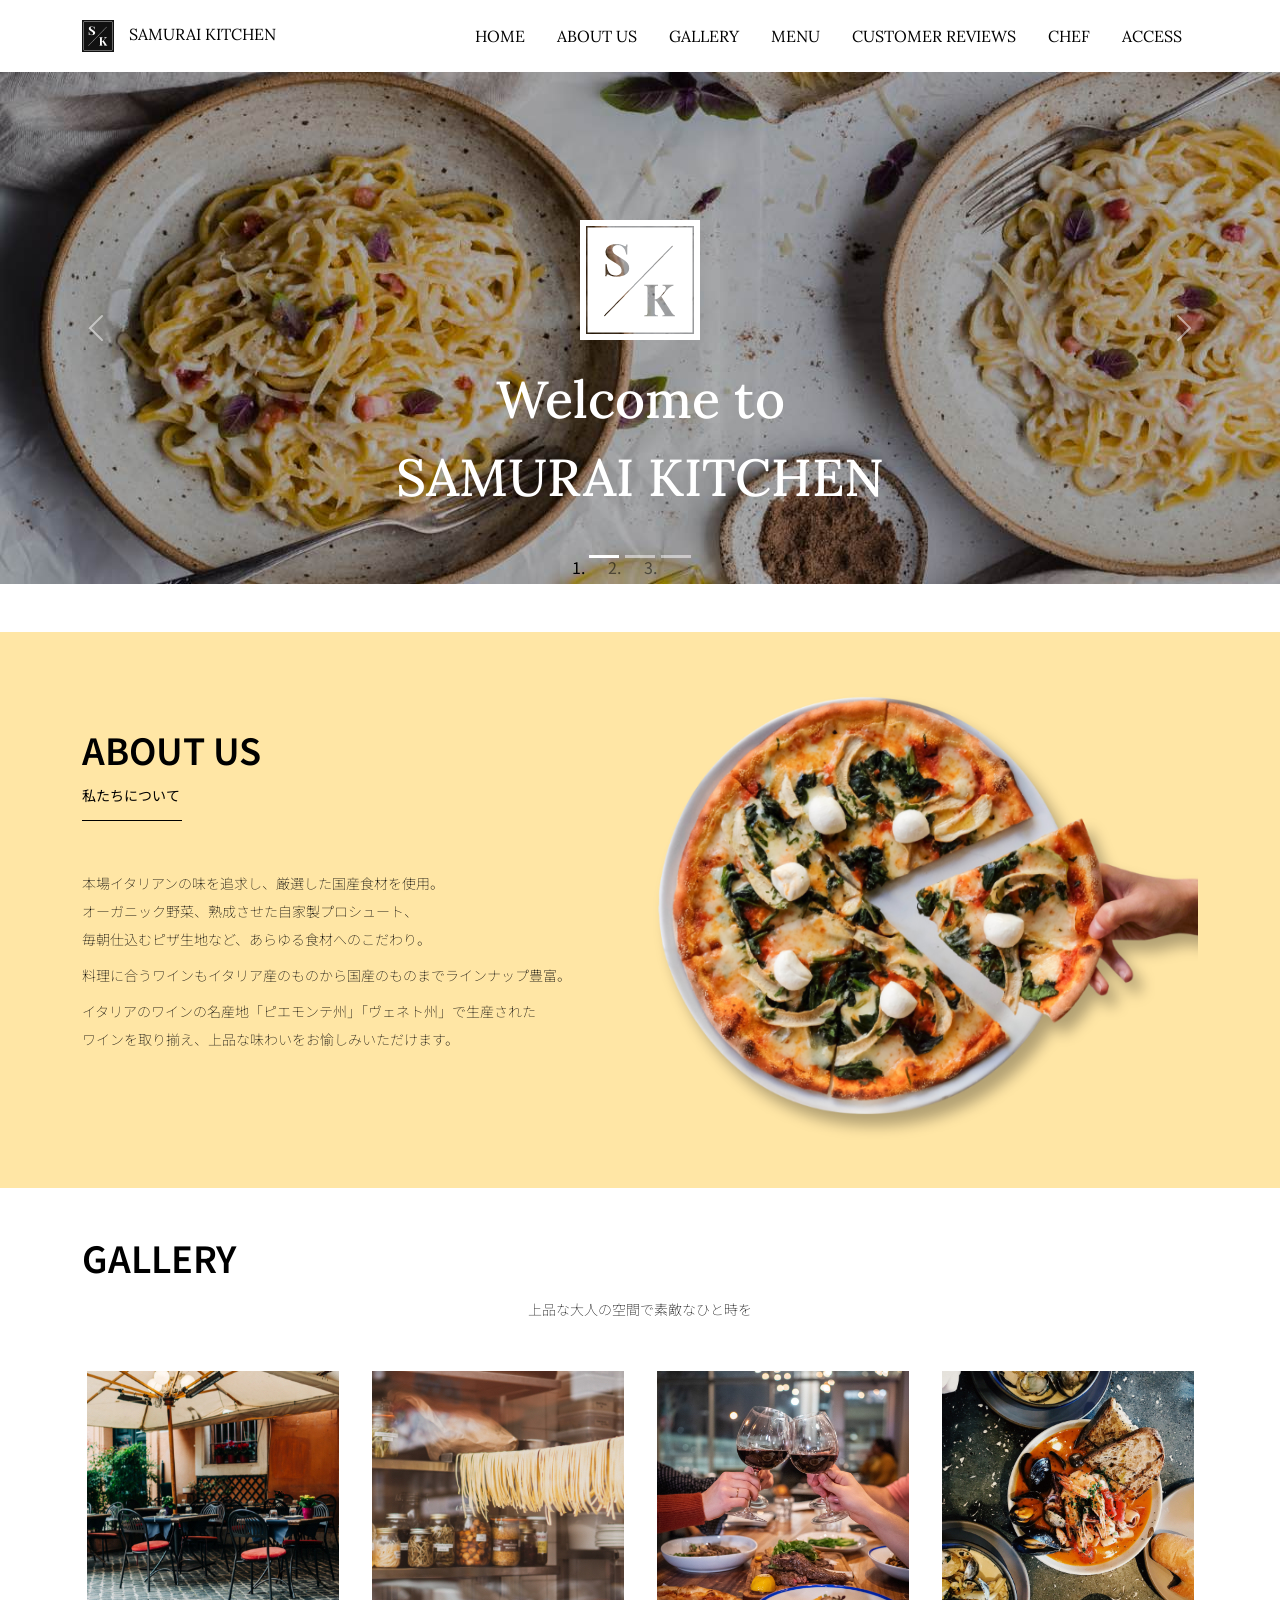
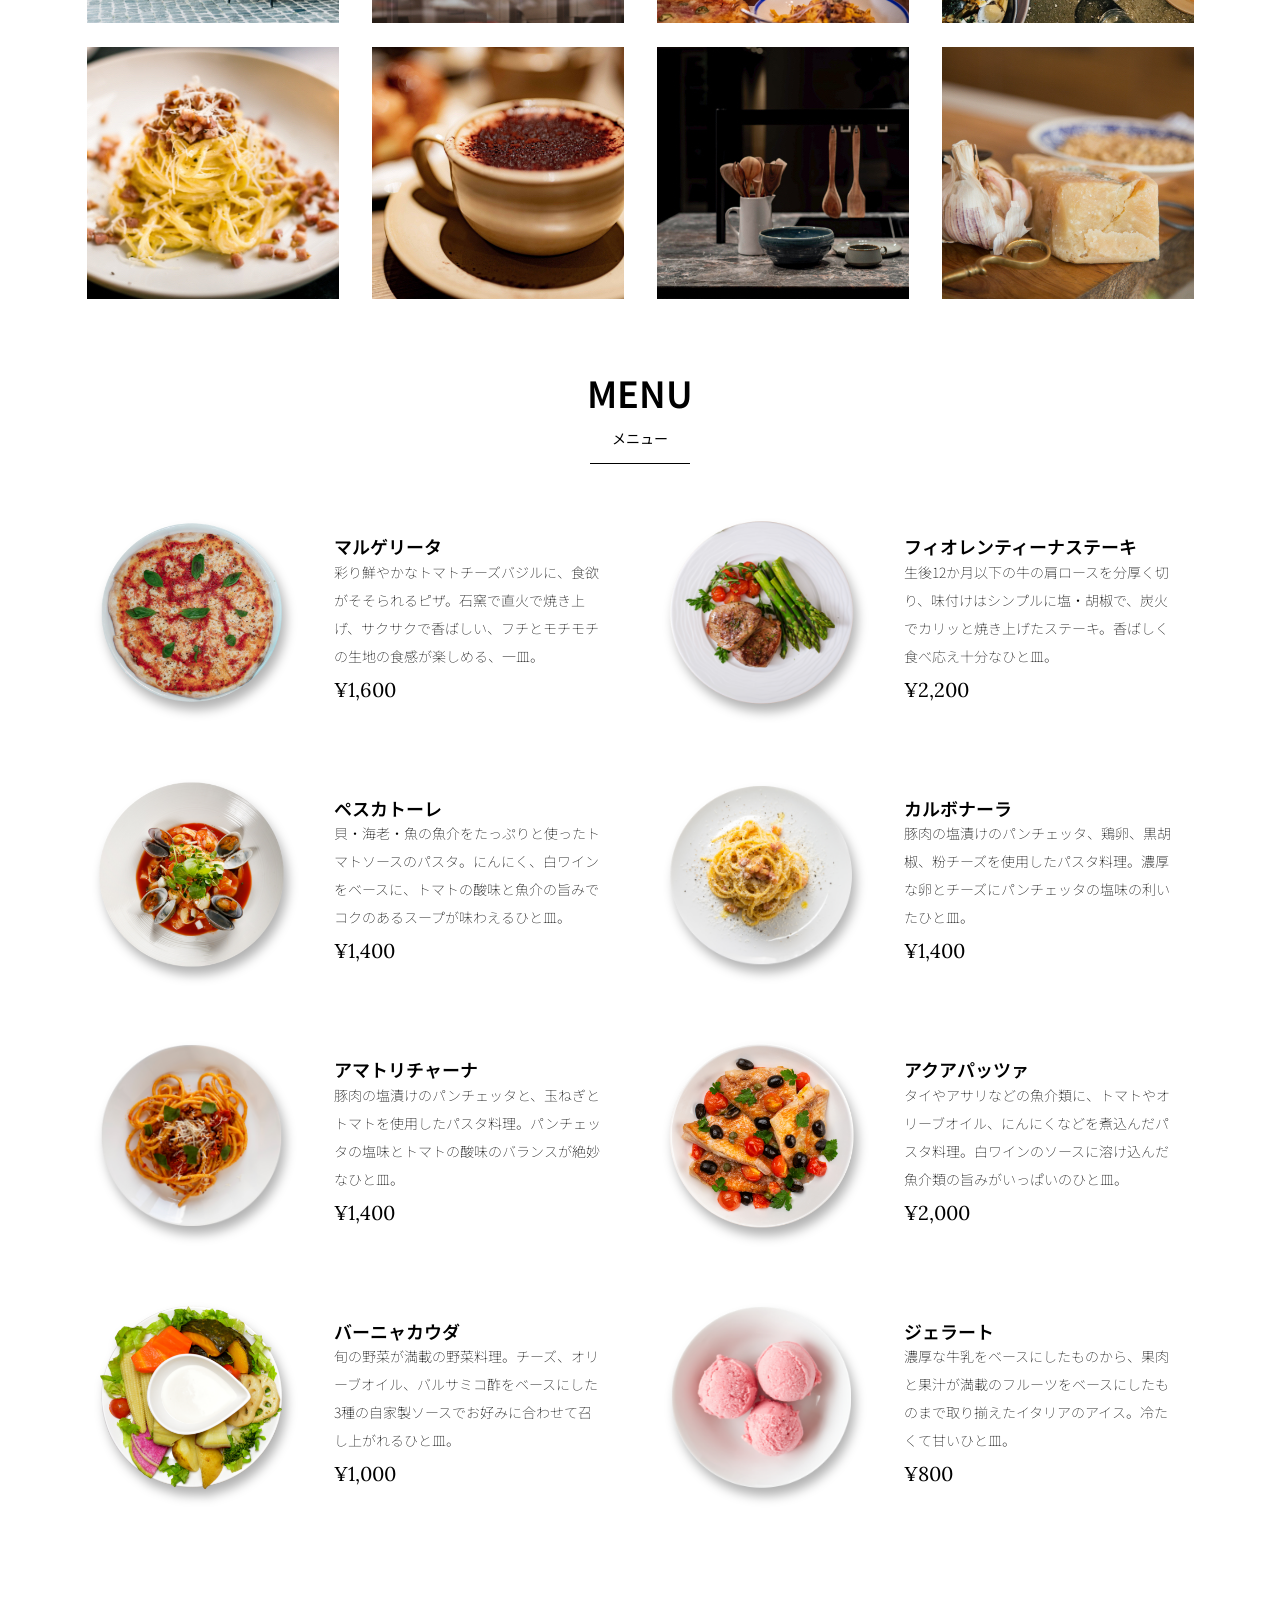
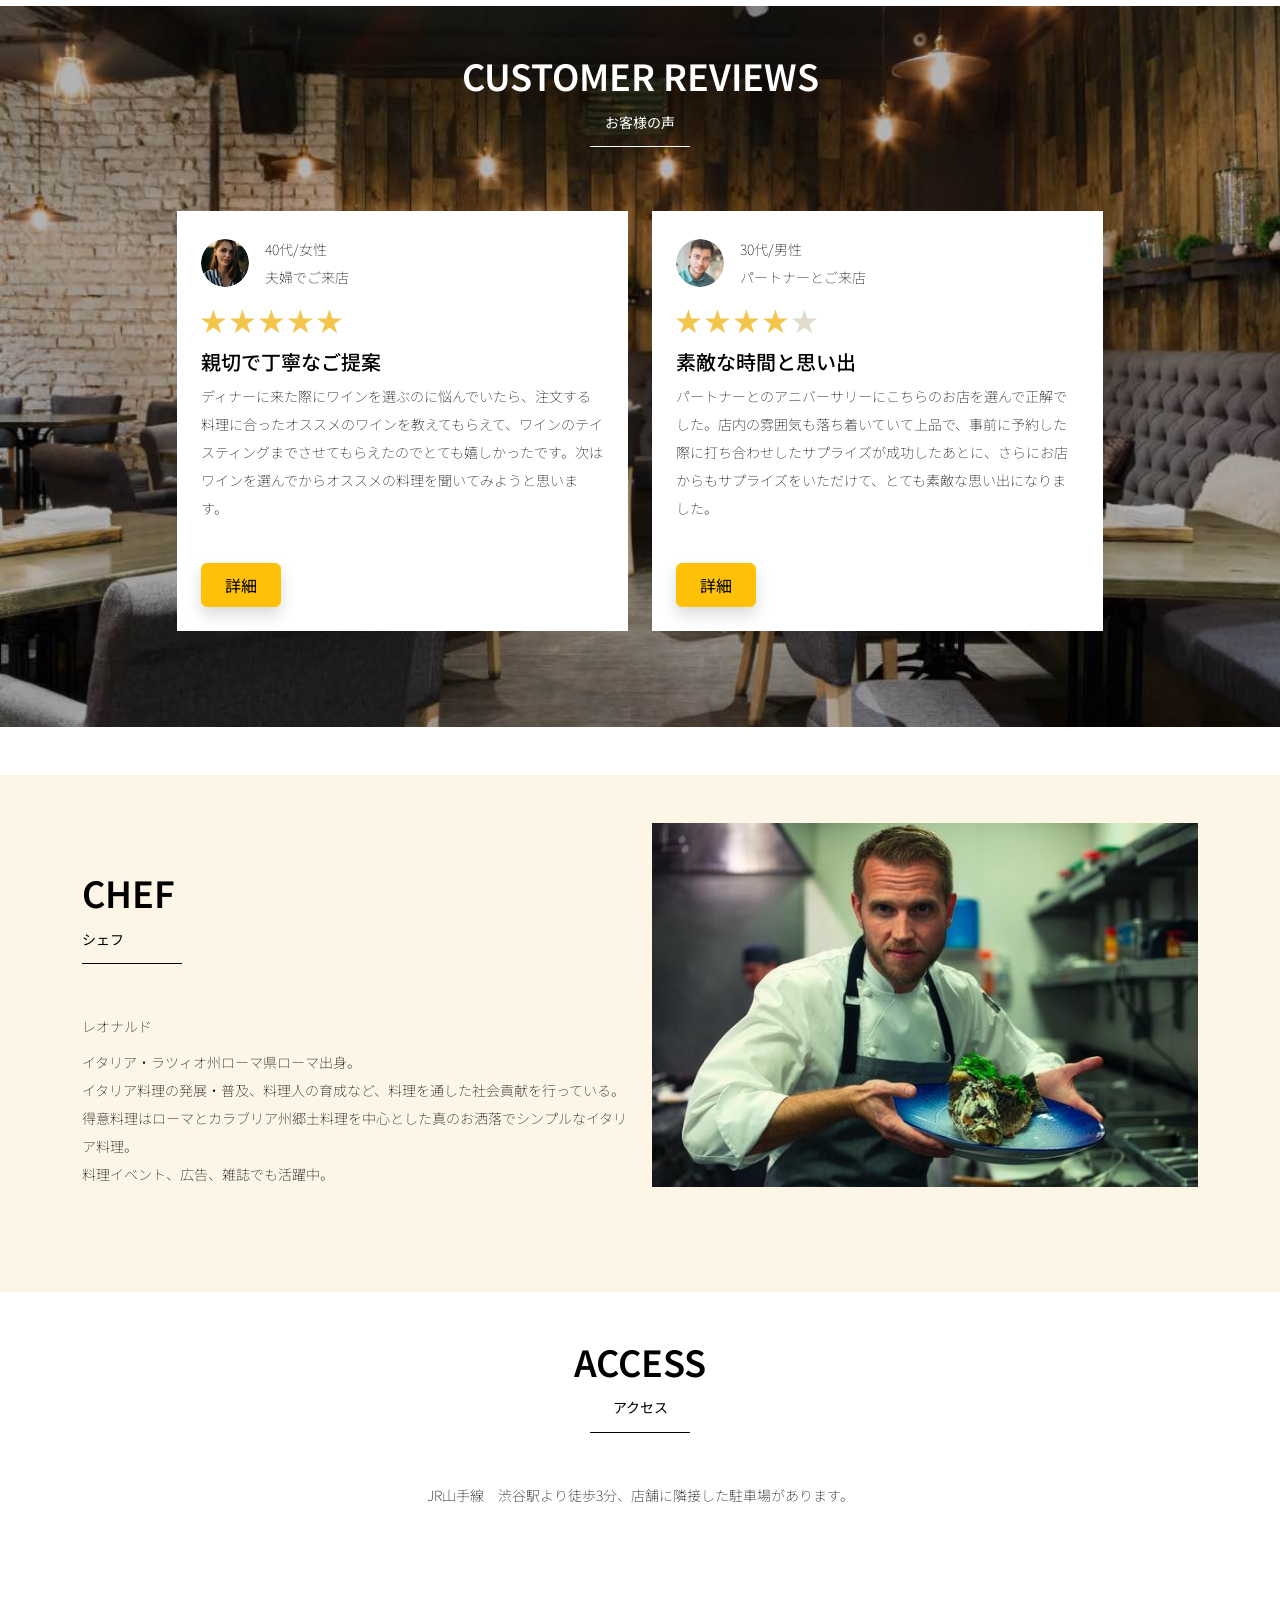
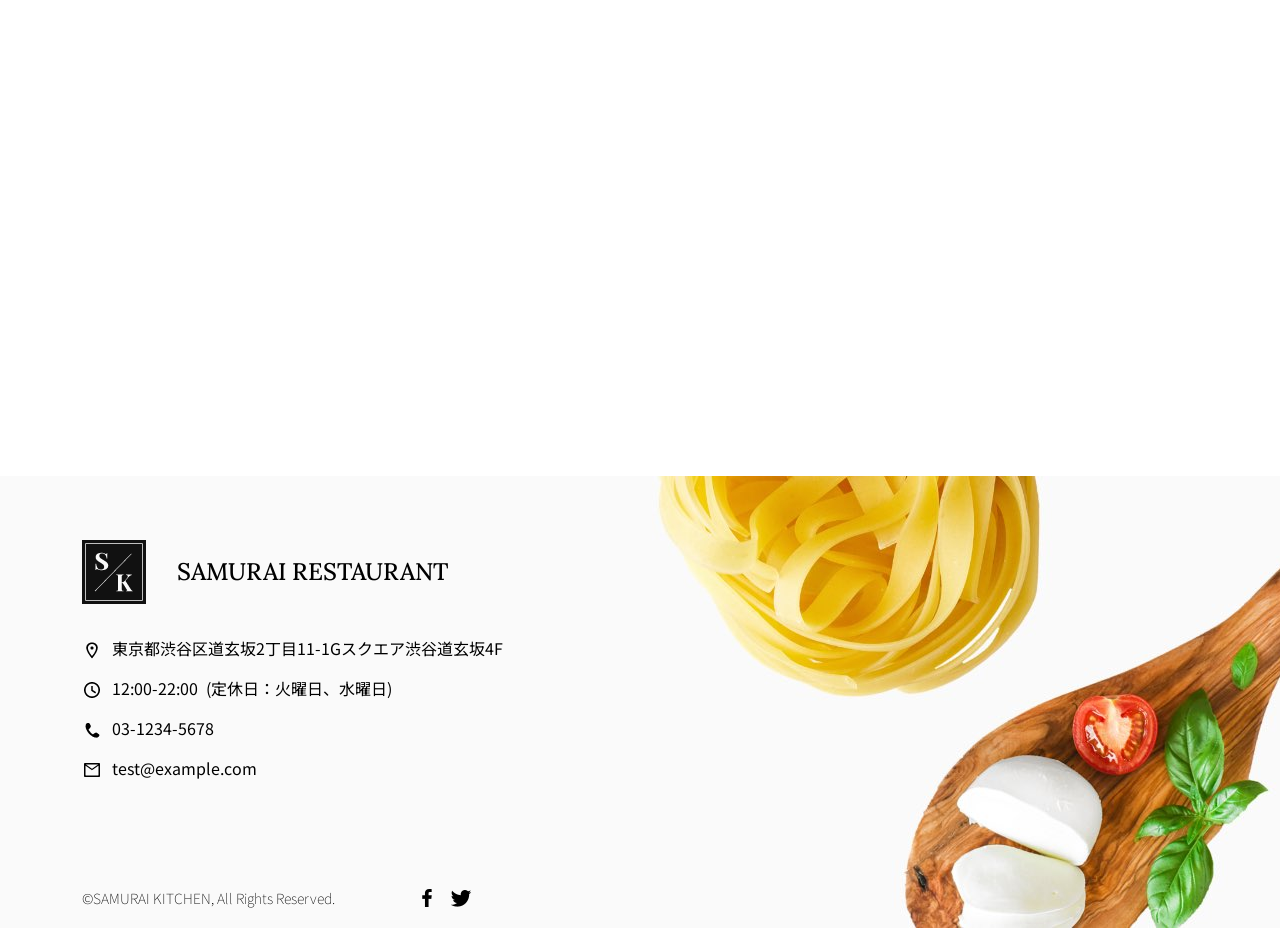
<file: kadai_015/index.html>
<!doctype html>
<html lang="ja">

<head>
  <meta charset="utf-8">
  <meta name="viewport" content="width=device-width, initial-scale=1">
  <meta name="description" content="">
  <meta name="author" content="SAMURAI ENGINEER">
  <title>SAMURAI XD_HTML教材</title>
  <!-- ************************************************ bootstrap.min.cssの読み込み -->
  <link href="https://cdn.jsdelivr.net/npm/bootstrap@5.0.0-beta1/dist/css/bootstrap.min.css" rel="stylesheet"
    integrity="sha384-giJF6kkoqNQ00vy+HMDP7azOuL0xtbfIcaT9wjKHr8RbDVddVHyTfAAsrekwKmP1" crossorigin="anonymous">
  <!-- ************************************************ bootstrap.bundle.min.jsの読み込み -->
  <script src="https://cdn.jsdelivr.net/npm/bootstrap@5.0.0-beta1/dist/js/bootstrap.bundle.min.js"
    integrity="sha384-ygbV9kiqUc6oa4msXn9868pTtWMgiQaeYH7/t7LECLbyPA2x65Kgf80OJFdroafW" crossorigin="anonymous" defer>
  </script>

  <!-- ************************************************ Google Font読み込み -->
  <link rel="preconnect" href="https://fonts.gstatic.com">
  <link href="https://fonts.googleapis.com/css2?family=Lora&display=swap" rel="stylesheet">
  <link href="https://fonts.googleapis.com/css2?family=Noto+Sans+JP:wght@300&display=swap" rel="stylesheet">
  <!-- ************************************************ Font Awesome -->
  <link rel="stylesheet" href="https://use.fontawesome.com/releases/v5.1.0/css/all.css"
    integrity="sha384-lKuwvrZot6UHsBSfcMvOkWwlCMgc0TaWr+30HWe3a4ltaBwTZhyTEggF5tJv8tbt" crossorigin="anonymous">
  <!-- ************************************************今回作成する styles.cssの読み込み -->
  <link href="stylesheet/style.css" rel="stylesheet">
  <!-- ************************************************  -->
</head>

<body>
  <main>
        <!-- ナビゲーションバー開始 -->
   <nav class="navbar navbar-expand-lg">
     <div class="container">
       <a class="navbar-brand my_navbar_brand">
         <img class="img-fluid navbar_brand_logo" src="img/site_logo.png" alt="サイトアイコン"><span>SAMURAI KITCHEN</span>
       </a>
       <div class="navbar-toggler hamburger_menu" data-bs-toggle="collapse" data-bs-target="#navbarNav"
         　aria-controls="navbarNav" aria-expanded="false" aria-label="Toggle navigation">
         <input type="checkbox" id="hamburger_btn_check">
         <label for="hamburger_btn_check" class="hamburger_btn">
           <img class="btn_open" src="img/button_open.png" alt="ナビゲーションバーのボタン">
           <img class="btn_close" src="img/button_close.png" alt="ナビゲーションバーのボタン">
         </label>
       </div>
       <div class="collapse navbar-collapse justify-content-end" id="navbarNav">
         <ul class="navbar-nav">
           <li class="nav-item px-2">
             <a class="nav-link my_nav_link my-2" aria-current="page" href="#">HOME</a>
           </li>

           <li class="nav-item px-2">
             <a class="nav-link my_nav_link my-2" href="#about">ABOUT US</a>
           </li>

           <li class="nav-item px-2">
             <a class="nav-link my_nav_link my-2" href="#gallery">GALLERY</a>
           </li>

           <li class="nav-item px-2">
             <a class="nav-link my_nav_link my-2" href="#menu">MENU</a>
           </li>

           <li class="nav-item px-2">
             <a class="nav-link my_nav_link my-2" href="#review">CUSTOMER REVIEWS</a>
           </li>

            <li class="nav-item px-2">
             <a class="nav-link my_nav_link my-2" href="#chef">CHEF</a>
           </li>

           <li class="nav-item px-2">
             <a class="nav-link my_nav_link my-2" href="#access">ACCESS</a>
           </li>
             
         </ul>
       </div>
     </div>
   </nav>
<!-- ナビゲーションバー終了 -->
  <!-- カルーセル開始 -->

   <!-- カルーセル部分 -->
   <!-- idのmyCarouselはインジケーター部分のdata-bs-targetと紐付く必要がある。mb-5で下方向に余白追加。 -->
   <div id="myCarousel" class="carousel slide mb-5" data-bs-ride="carousel">

     <!-- インジケーター部分 -->
     <ol class="carousel-indicators">
       <!-- この箇所と前述のidは紐付いている。data-bs-slide-toの番号がカルーセルの順番。 -->
       <li data-bs-target="#myCarousel" data-bs-slide-to="0" class="active"></li>
       <li data-bs-target="#myCarousel" data-bs-slide-to="1"></li>
       <li data-bs-target="#myCarousel" data-bs-slide-to="2"></li>
     </ol>

 

  <!-- carousel-inner -->
  <div class="carousel-inner">
    <div class="carousel-item active">
      <img src="img/slider-1.jpg" alt="SAMURAI KITCHEN-1">
      <div class="carousel-caption">
        <h1 class="my_carousel_caption">
          Welcome to<br>
          SAMURAI KITCHEN
        </h1>
      </div>
    </div>

    <div class="carousel-item">
      <img src="img/slider-2.jpg" alt="サンプル画像">
      <div class="carousel-caption">
        <h1 class="my_carousel_caption">
          The fabulous combination of&nbsp;wine&nbsp;and&nbsp;food
        </h1>
      </div>
    </div>

    <div class="carousel-item">
      <img src="img/slider-3.jpg" alt="サンプル画像">
      <div class="carousel-caption">
        <h1 class="my_carousel_caption">
          Get the Italian taste<br>
          at the SAMURAI&nbsp;KITCHEN
        </h1>
      </div>
    </div>
  </div>

  <!-- コントロールボタン 左側 -->
  <a class="carousel-control-prev" href="#myCarousel" role="button" data-bs-slide="prev">
    <span class="carousel-control-prev-icon" aria-hidden="true"></span>
    <span class="visually-hidden">Previous</span>
  </a>

  <!-- コントロールボタン 右側 -->
  <a class="carousel-control-next" href="#myCarousel" role="button" data-bs-slide="next">
    <span class="carousel-control-next-icon" aria-hidden="true"></span>
    <span class="visually-hidden">Next</span>
  </a>
</div>
<!-- カルーセル終了 -->
 

    <!-- ************************************************ アバウトセクション開
      -->
   
    <section class="about_us_bg" id="about">
      
<!--コンテンツの中央揃え。上下方向にパディング（サイズ5）。下方向にマージン（サイズ5）。 -->
     <div class="container py-5 mb-5">

       <!-- rowクラス（行） -->
       <div class="row">

         <!-- 左側カラム（6/12分割） -->
         <div class="col-lg-6 text-left">

           <!-- 上下方向にパディング（サイズ5） -->
           <div class="py-5">

             <!-- 下方向にマージン（サイズ5） -->
             <h2 class="section_title about mb-5">
               ABOUT US
             </h2>
             <!-- 下方向にマージン（サイズ2） -->
             <p class="mb-2">
               本場イタリアンの味を追求し、厳選した国産食材を使用。<br>
               オーガニック野菜、熟成させた自家製プロシュート、<br>
               毎朝仕込むピザ生地など、あらゆる食材へのこだわり。<br>
             </p>

             <!-- 下方向にマージン（サイズ2） -->
             <p class="mb-2">
               料理に合うワインもイタリア産のものから国産のものまでラインナップ豊富。<br>
             </p>

             <!-- 下方向にマージン（サイズ2） -->
             <p class="mb-2">
               イタリアのワインの名産地「ピエモンテ州」「ヴェネト州」で生産された<br>
               ワインを取り揃え、上品な味わいをお愉しみいただけます。<br>
             </p>
           </div>
         </div>

         <!-- 右側カラム（6/12分割） -->
         <div class="col-lg-6">

           <!-- 画像を配置 -->
           <img src="img/img-about-us.png" class="img-fluid" alt="pizza">
         </div>
       </div>
     </div>

    </section>
    <!-- ************************************************ アバウトセクション終了 -->

    <!-- ************************************************ ギャラリーセクション開始 -->
    <section id="gallery">
<div class="container mb-5">
       <h2 class="mb-3 section_title">GALLERY</h2>
       <p class="text-center mb-5">
         上品な大人の空間で素敵なひと時を
       </p>

       <div class="row">
         <div class="col-6 col-lg-3 mb-4 d-flex justify-content-center">
           <img class="img-fluid" src="img/gallery-1.jpg" alt="サンプル画像">
         </div>

         <div class="col-6 col-lg-3 mb-4 d-flex justify-content-center">
           <img class="img-fluid" src="img/gallery-2.jpg" alt="サンプル画像">
         </div>

         <div class="col-6 col-lg-3 mb-4 d-flex justify-content-center">
           <img class="img-fluid" src="img/gallery-3.jpg" alt="サンプル画像">
         </div>

        <div class="col-6 col-lg-3 mb-4 d-flex justify-content-center">
           <img class="img-fluid" src="img/gallery-4.jpg" alt="サンプル画像">
         </div>

         <div class="col-6 col-lg-3 mb-4 d-flex justify-content-center">
           <img class="img-fluid" src="img/gallery-5.jpg" alt="サンプル画像">
         </div>

         <div class="col-6 col-lg-3 mb-4 d-flex justify-content-center">
           <img class="img-fluid" src="img/gallery-6.jpg" alt="サンプル画像">
         </div>

         <div class="col-6 col-lg-3 mb-4 d-flex justify-content-center">
           <img class="img-fluid" src="img/gallery-7.jpg" alt="サンプル画像">
         </div>

         <div class="col-6 col-lg-3 mb-4 d-flex justify-content-center">
           <img class="img-fluid" src="img/gallery-8.jpg" alt="サンプル画像">
         </div>

       </div>
     </div>
    </section>
    <!-- ************************************************ ギャラリーセクション終了 -->
 
    <!-- ************************************************ メニューセクション -->
    <section id="menu">


      <!-- メニューセクション -->
    <section id="menu">
      <div class="container">
        <div class="row">
          <div class="col-lg-12">
            <h2 class="section_title menu text-center mb-5">MENU</h2>
          </div>
        </div>
      </div>

      <div class="container mb-5">
        <div class="row">
          <div class="col-12 col-lg-6">
            <div class="row g-0 mb-4">
              <div class="col-12 col-lg-5 text-center">
                <img src="img/margherita.png" class="img-fluid" alt="マルゲリータ">
              </div>
              <div class="col-12 col-lg-7 p-4">
              <h4 class="mb-0 menu_title">マルゲリータ</h4>
                <p class="my-auto">彩り鮮やかなトマトチーズバジルに、食欲がそそられるピザ。石窯で直火で焼き上げ、サクサクで香ばしい、フチとモチモチの生地の食感が楽しめる、一皿。</p>
                <p class="menu_price">¥1,600</p>
              </div>
            </div>
          </div>

          <div class="col-12 col-lg-6">
            <div class="row g-0 mb-4">
              <div class="col-12 col-lg-5 text-center">
              <img src="img/steak.png" class="img-fluid" alt="フィオレンティーナステーキ">
              </div>
              <div class="col-12 col-lg-7 p-4">
                <h4 class="mb-0 menu_title">フィオレンティーナステーキ</h4>
                <p class="my-auto">生後12か月以下の牛の肩ロースを分厚く切り、味付けはシンプルに塩・胡椒で、炭火でカリッと焼き上げたステーキ。香ばしく食べ応え十分なひと皿。</p>
                <p class="menu_price">¥2,200</p>
              </div>
            </div>
          </div>

          <div class="col-12 col-lg-6">
            <div class="row g-0 mb-4">
              <div class="col-12 col-lg-5 text-center">
                <img src="img/pescatore.png" class="img-fluid" alt="ペスカトーレ">
              </div>
              <div class="col-12 col-lg-7 p-4">
                <h4 class="mb-0 menu_title">ペスカトーレ</h4>
                <p class="my-auto">貝・海老・魚の魚介をたっぷりと使ったトマトソースのパスタ。にんにく、白ワインをベースに、トマトの酸味と魚介の旨みでコクのあるスープが味わえるひと皿。</p>
                <p class="menu_price">¥1,400</p>
              </div>
            </div>
          </div>

          <div class="col-12 col-lg-6">
            <div class="row g-0 mb-4">
              <div class="col-12 col-lg-5 text-center">
                <img src="img/carbonara.png" class="img-fluid" alt="カルボナーラ">
              </div>
              <div class="col-12 col-lg-7 p-4">
                <h4 class="mb-0 menu_title">カルボナーラ</h4>
                <p class="my-auto">豚肉の塩漬けのパンチェッタ、鶏卵、黒胡椒、粉チーズを使用したパスタ料理。濃厚な卵とチーズにパンチェッタの塩味の利いたひと皿。</p>
                <p class="menu_price">¥1,400</p>
              </div>
            </div>
          </div>

          <div class="col-12 col-lg-6">
            <div class="row g-0 mb-4">
              <div class="col-12 col-lg-5 text-center">
                <img src="img/amatriciana.png" class="img-fluid" alt="アマトリチャーナ">
              </div>
              <div class="col-12 col-lg-7 p-4">
                <h4 class="mb-0 menu_title">アマトリチャーナ</h4>
                <p class="my-auto">豚肉の塩漬けのパンチェッタと、玉ねぎとトマトを使用したパスタ料理。パンチェッタの塩味とトマトの酸味のバランスが絶妙なひと皿。</p>
                <p class="menu_price">¥1,400</p>
              </div>
            </div>
          </div>

          <div class="col-12 col-lg-6">
            <div class="row g-0 mb-4">
              <div class="col-12 col-lg-5 text-center">
                <img src="img/acqua-pazza.png" class="img-fluid" alt="アクアパッツァ">
              </div>
              <div class="col-12 col-lg-7 p-4">
                <h4 class="mb-0 menu_title">アクアパッツァ</h4>
                <p class="my-auto">タイやアサリなどの魚介類に、トマトやオリーブオイル、にんにくなどを煮込んだパスタ料理。白ワインのソースに溶け込んだ魚介類の旨みがいっぱいのひと皿。</p>
                <p class="menu_price">¥2,000</p>
              </div>
            </div>
          </div>

          <div class="col-12 col-lg-6">
            <div class="row g-0 mb-4">
              <div class="col-12 col-lg-5 text-center">
                <img src="img/bagna-cauda.png" class="img-fluid" alt="バーニャカウダ">
              </div>
              <div class="col-12 col-lg-7 p-4">
                <h4 class="mb-0 menu_title">バーニャカウダ</h4>
                <p class="my-auto">旬の野菜が満載の野菜料理。チーズ、オリーブオイル、バルサミコ酢をベースにした3種の自家製ソースでお好みに合わせて召し上がれるひと皿。</p>
                <p class="menu_price">¥1,000</p>
              </div>
            </div>
          </div>

          <div class="col-12 col-lg-6">
            <div class="row g-0 mb-4">
              <div class="col-12 col-lg-5 text-center">
                <img src="img/gelato.png" class="img-fluid" alt="ジェラート">
              </div>
              <div class="col-12 col-lg-7 p-4">
                <h4 class="mb-0 menu_title">ジェラート</h4>
                <p class="my-auto">濃厚な牛乳をベースにしたものから、果肉と果汁が満載のフルーツをベースにしたものまで取り揃えたイタリアのアイス。冷たくて甘いひと皿。</p>
                <p class="menu_price">¥800</p>
              </div>
            </div>
          </div>
        </div>
      </div>
 </section>
    <!-- ************************************************ メニューセクション終了 -->

    <!-- ************************************************ レビューセクション開始 -->
    <section id="review">
<section id="review">
      <div class="review_wrapper">
        <div class="container py-5 mb-5">
          <div class="text-center mb-5">
            <h2 class="section_title review text-center text-white">CUSTOMER REVIEWS</h2>
          </div>
          <div class="row pb-5 justify-content-center">
            <div class="col-12 col-lg-5 mt-3">
              <div class="bg-white h_420">
                <div class="p-4">
                  <div class="d-flex align-items-center">
                    <img src="img/customer-woman.png" class="reviewer_img" alt="サンプル画像">
                    <div>
                      <p class="my-0">40代/女性</p>
                      <p class="my-0">夫婦でご来店</p>
                    </div>
                  </div>
                  <div class="my-3">
                    <img src="img/star-point.png" class="star_img" alt="star">
                    <img src="img/star-point.png" class="star_img" alt="star">
                    <img src="img/star-point.png" class="star_img" alt="star">
                    <img src="img/star-point.png" class="star_img" alt="star">
                    <img src="img/star-point.png" class="star_img" alt="star">
                  </div>
                  <h5>親切で丁寧なご提案</h5>
                  <p>
                    ディナーに来た際にワインを選ぶのに悩んでいたら、注文する料理に合ったオススメのワインを教えてもらえて、ワインのテイスティングまでさせてもらえたのでとても嬉しかったです。次はワインを選んでからオススメの料理を聞いてみようと思います。
                  </p>
                  <button type="button" class="btn btn-warning shadow fix_bottom">詳細</button>
                </div>
              </div>
            </div>
            <div class="col-12 col-lg-5 mt-3">
              <div class="bg-white h_420">
                <div class="p-4">
                  <div class="d-flex align-items-center">
                    <img src="img/customer-man.png" class="reviewer_img" alt="サンプル画像">
                    <div>
                      <p class="my-0">30代/男性</p>
                      <p class="my-0">パートナーとご来店</p>
                    </div>
                  </div>
                  <div class="my-3">
                    <img src="img/star-point.png" class="star_img" alt="star">
                    <img src="img/star-point.png" class="star_img" alt="star">
                    <img src="img/star-point.png" class="star_img" alt="star">
                    <img src="img/star-point.png" class="star_img" alt="star">
                    <img src="img/star-no-point.png" class="star_img" alt="no-star">
                  </div>
                  <h5>素敵な時間と思い出</h5>
                  <p>
                    パートナーとのアニバーサリーにこちらのお店を選んで正解でした。店内の雰囲気も落ち着いていて上品で、事前に予約した際に打ち合わせしたサプライズが成功したあとに、さらにお店からもサプライズをいただけて、とても素敵な思い出になりました。
                  </p>
                  <button type="button" class="btn btn-warning shadow fix_bottom">詳細</button>
                </div>
              </div>
            </div>
          </div>
        </div>
      </div>
    </section>
    <!-- ************************************************ レビューセクション終了 -->
    <!--************************************************ section chef-->
  <section id="chef">
  <div class="chef_section">

    <!-- コンテンツの中央揃え。上下方向にパディング（サイズ5）。下方向にマージン（サイズ5）。 -->
    <div class="container py-5 mb-5">

      <!-- rowクラス（行） -->
      <div class="row">

        <!-- 左側カラム（6/12分割） -->
        <div class="col-lg-6 text-left">

          <!-- 上下方向にパディング（サイズ5） -->
          <div class="py-5">

            <!-- 下方向にマージン（サイズ5） -->
            <h2 class="section_title chef mb-5">
              CHEF
            </h2>

            <p class="mb-2">
              レオナルド
            </p>

            <!-- 下方向にマージン（サイズ2） -->
            <p class="mb-2">
              イタリア・ラツィオ州ローマ県ローマ出身。<br>
              イタリア料理の発展・普及、料理人の育成など、料理を通した社会貢献を行っている。<br>
              得意料理はローマとカラブリア州郷土料理を中心とした真のお洒落でシンプルなイタリア料理。<br>
              料理イベント、広告、雑誌でも活躍中。
            </p>

          </div>
        </div>

        <!-- 右側カラム（6/12分割） -->
        <div class="col-lg-6">

          <!-- 画像を配置 -->
          <img src="img/chef.jpg" class="img-fluid" alt="chef">

        </div>
      </div>
    </div>

  </div>
</section>
    <!-- ************************************************ アクセスセクション開始 -->
    <section id="access">
<div class="container">

       <div class="row">
         <div class="col-lg-12 text-center mb-5">
           <h2 class="section_title text-center access mb-5">ACCESS</h2>
           <p>JR山手線　渋谷駅より徒歩3分、店舗に隣接した駐車場があります。</p>
         </div>
       </div>
     </div>

     <div class="container mb-5 px-2">
       <!-- この部分にマップを配置 -->
      <iframe src="https://www.google.com/maps/embed?pb=!1m18!1m12!1m3!1d3241.27895154905!2d139.7494937!3d35.6701328!2m3!1f0!2f0!3f0!3m2!1i1024!2i768!4f13.1!3m3!1m2!1s0x60188b602972bb83%3A0xa6b553df33a5bd04!2zU0FNVVJBSSBFTkdJTkVFUiDkvo3jgqjjg7Pjgrjjg4vjgqI!5e0!3m2!1sja!2sjp!4v1783927412926!5m2!1sja!2sjp"
         class="w-100" style="height: 50vh;" loading="lazy"></iframe>
         
         </div>
    </section>
    <!-- ************************************************ アクセスセクション終了 -->


    <!-- ************************************************ フッター開始 -->
     <footer id="footer">
      <div class="container">
        <div class="row">
          <div class="col-12 col-lg-6 position-relative">
            <div class="row pt-5">
              <div class="col-lg-2 text-center my-3">
                <img class="img-fluid footer_brand_logo" src="img/site_logo.png" alt="サンプル画像">
              </div>
              <div class="col-lg-10 align-self-center my-3">
                <h2 class="m-0 footer_text">SAMURAI RESTAURANT</h2>
              </div>
            </div>

            <div class="restaurant_info py-3">
              <div class="d-flex mb-3">
                <img src="img/icon-Marker.png" alt="marker">
                <p class="p-0 m-0">東京都渋谷区道玄坂2丁目11-1Gスクエア渋谷道玄坂4F</p>
              </div>
              <div class="d-flex mb-3">
                <img src="img/icon-Clock.png" alt="clock">
                <p class="p-0 m-0">12:00-22:00&nbsp;&nbsp;(定休日：火曜日、水曜日)</p>
              </div>
              <div class="d-flex mb-3">
                <img src="img/icon-Phone.png" alt="phone">
                <p class="p-0 m-0">03-1234-5678</p>
              </div>
              <div class="d-flex mb-3">
                <img src="img/icon-Mail.png" alt="mail">
                <p class="p-0 m-0">test@example.com</p>
              </div>
            </div>

            <div class="copy_right align-items-center">
              <p>
                ©SAMURAI KITCHEN, All Rights Reserved.
              </p>
              <img src="img/icon-facebook.png" class="sns_img" alt="facebook">
              <img src="img/icon-twitter.png" class="sns_img" alt="twitter">
            </div>
          </div>

          <div class="col-12 col-lg-6 d-none d-lg-block">
            <img src="img/background-footer.jpg" alt="背景画像">
          </div>
        </div>
      </div>
    </footer>
    <!-- ************************************************ フッター終了 -->
  </main>
</body>

</html>
</file>
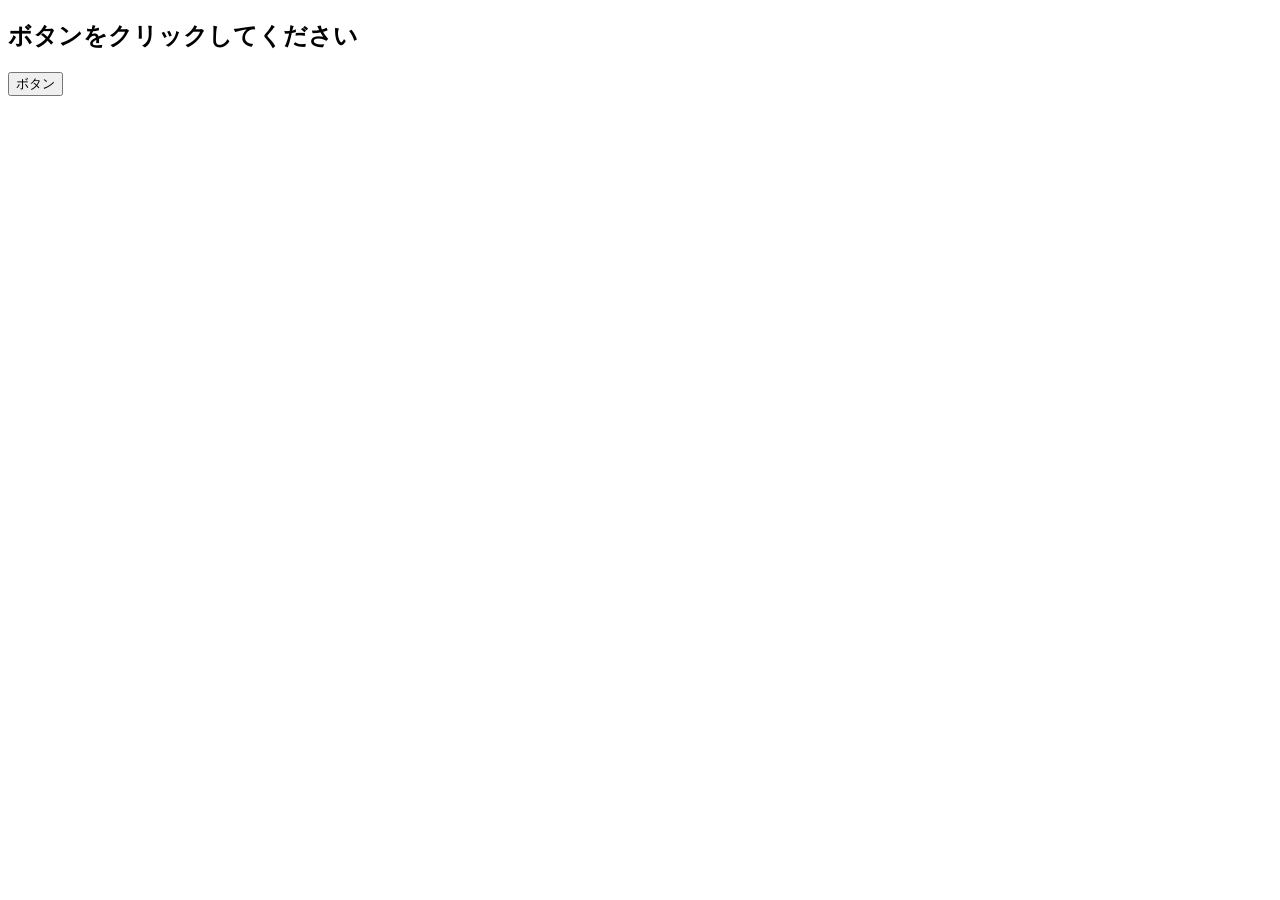
<file: kadai_020/event.html>
<!DOCTYPE html>
<html lang="ja">
<head>
  <title>JavaScriptの基礎を学ぼう_20章課題</title>                                 
  <meta charset="UTF-8">
</head>
<body>
    <h2 id="text">ボタンをクリックしてください</h2>
    <button id="btn">ボタン</button>
    <script src="event.js"></script>
</body>
</html>
</file>
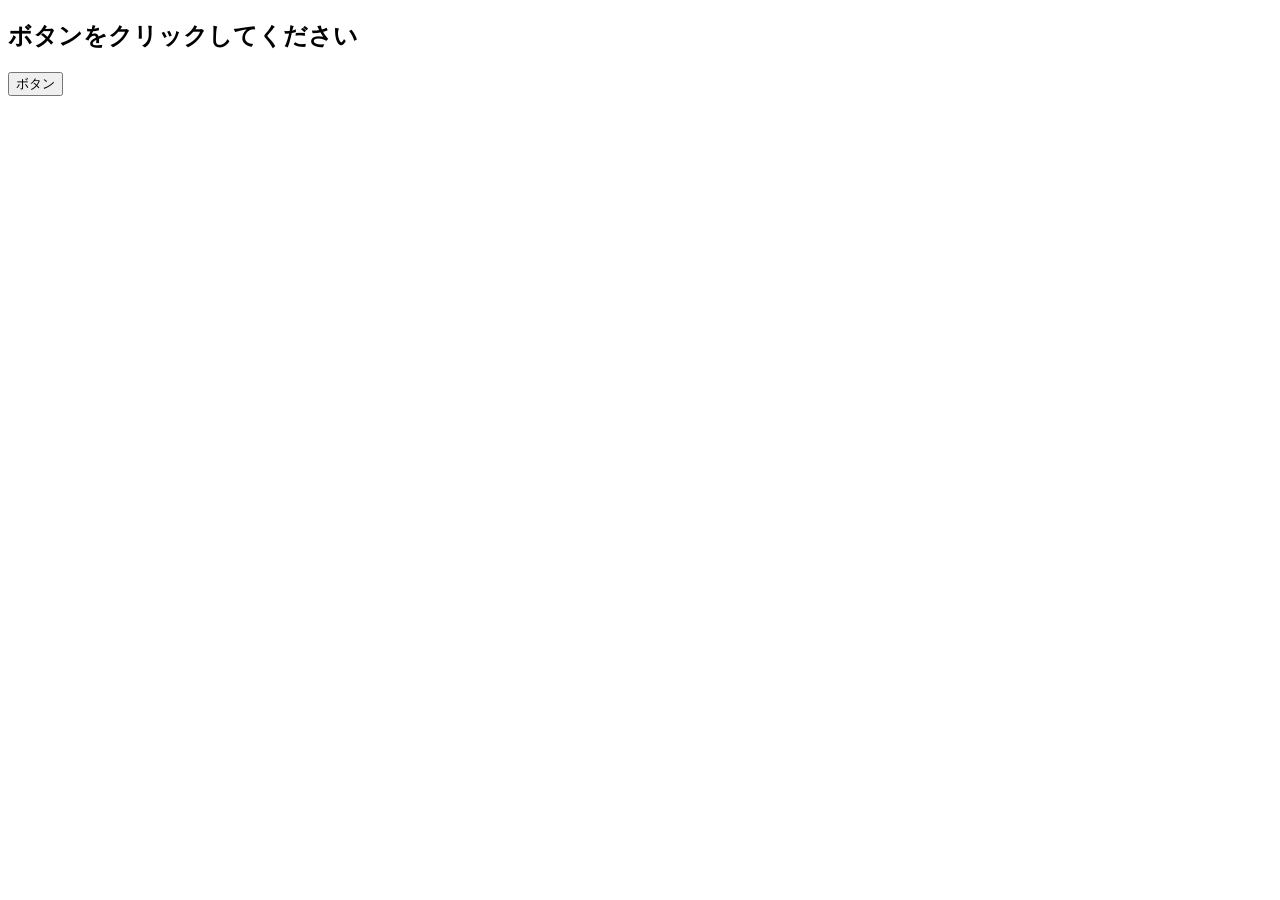
<file: kadai__021/Untitled-1.html>
<!DOCTYPE html>
<html lang="ja">
<head>
  <title>JavaScriptの基礎を学ぼう_21章課題</title>                                 
  <meta charset="UTF-8">
</head>
<body>
    <h2 id="text">ボタンをクリックしてください</h2>
    <button id="btn">ボタン</button>
    <script src="event.js"></script>
</body>
</html>
</file>
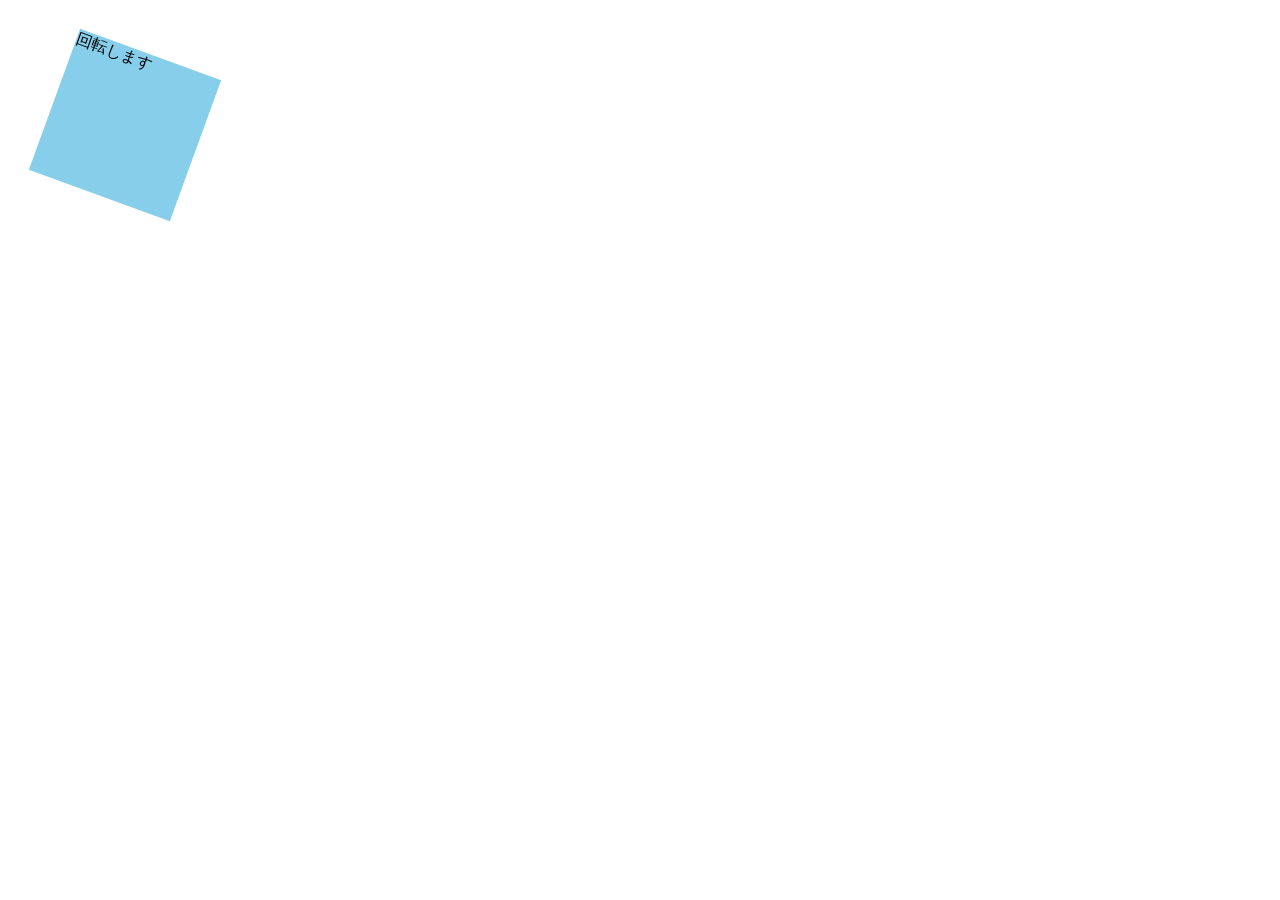
<file: kadai_mdn_css/mdn.html>
<!DOCTYPE html>
<html>
<link rel="stylesheet"  href="style.css">
<head>
    <style>
        div {
            position: absolute;
            left: 50px;
            top: 50px;
            width: 150px;
            height: 150px;
            background-color: skyblue;
        }
    </style>
</head>

<body>
    <div>
        回転します
    </div>

</body>

</html>
</file>
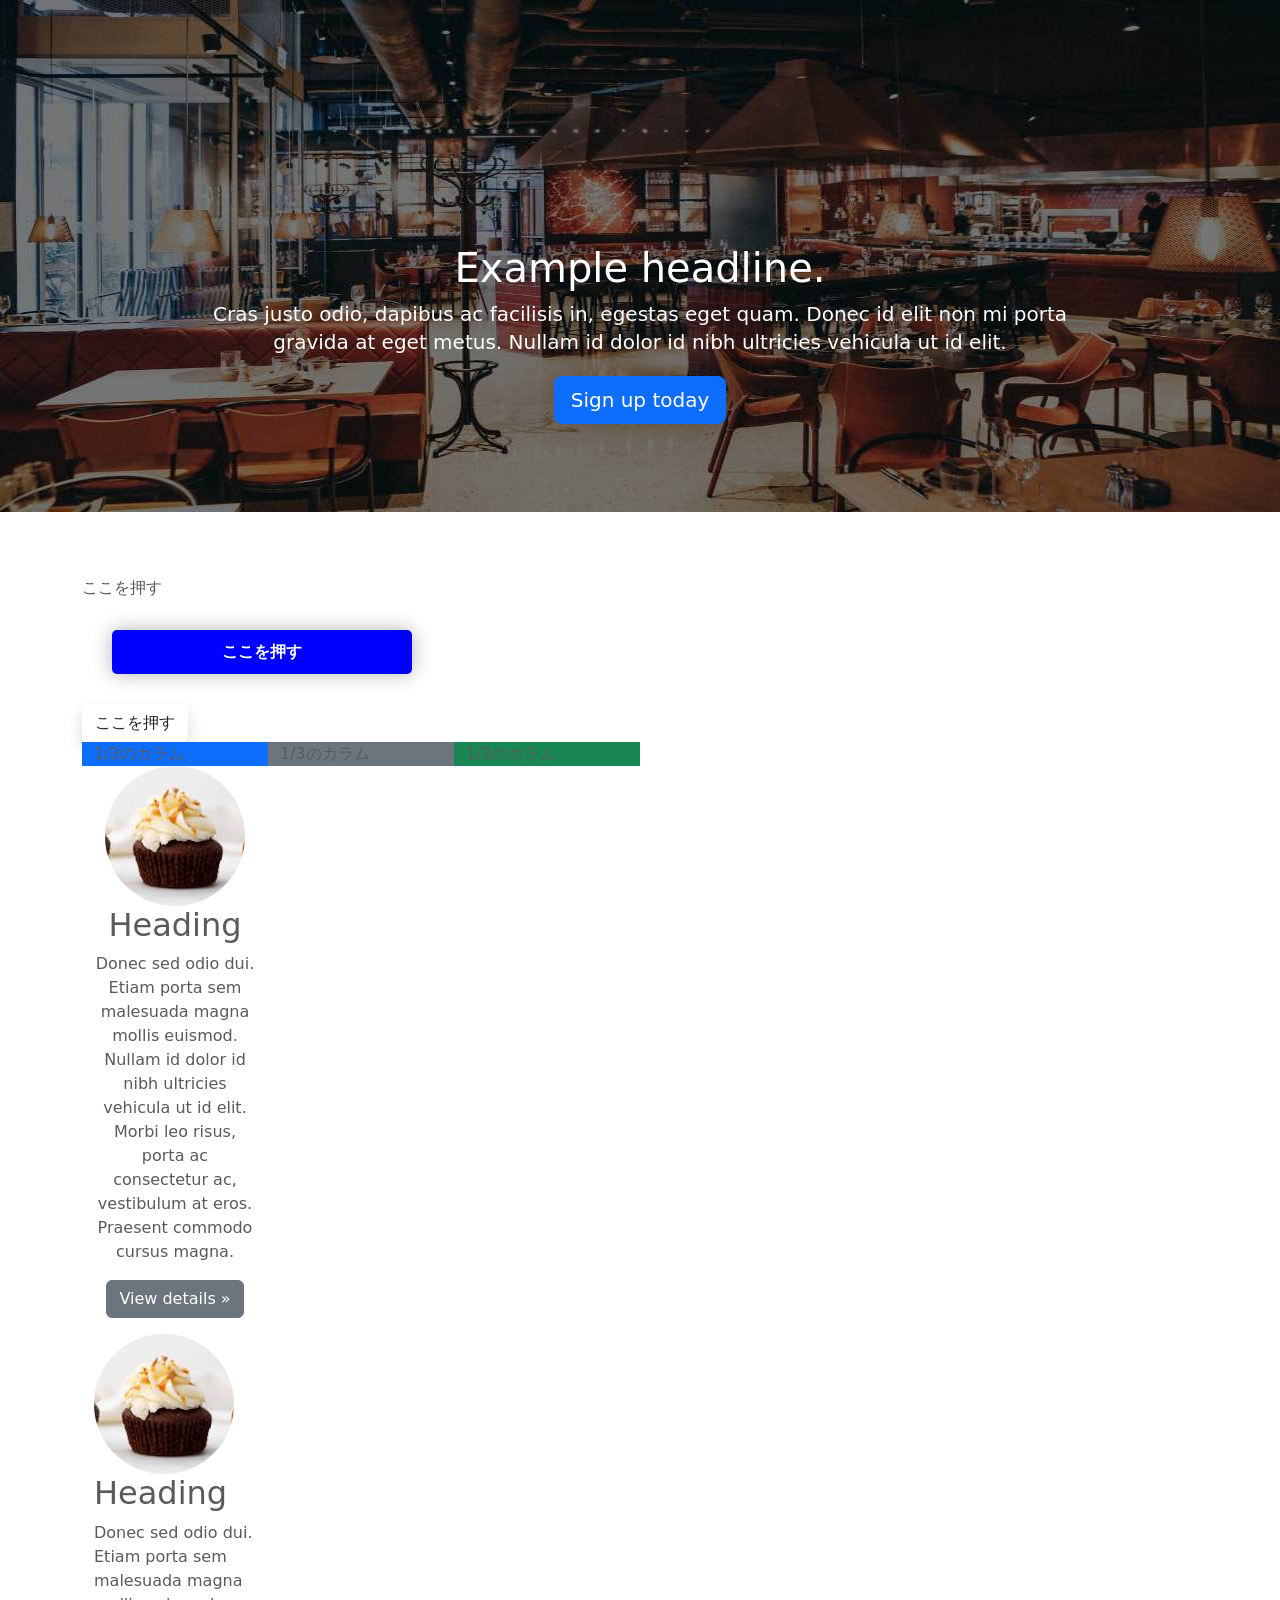
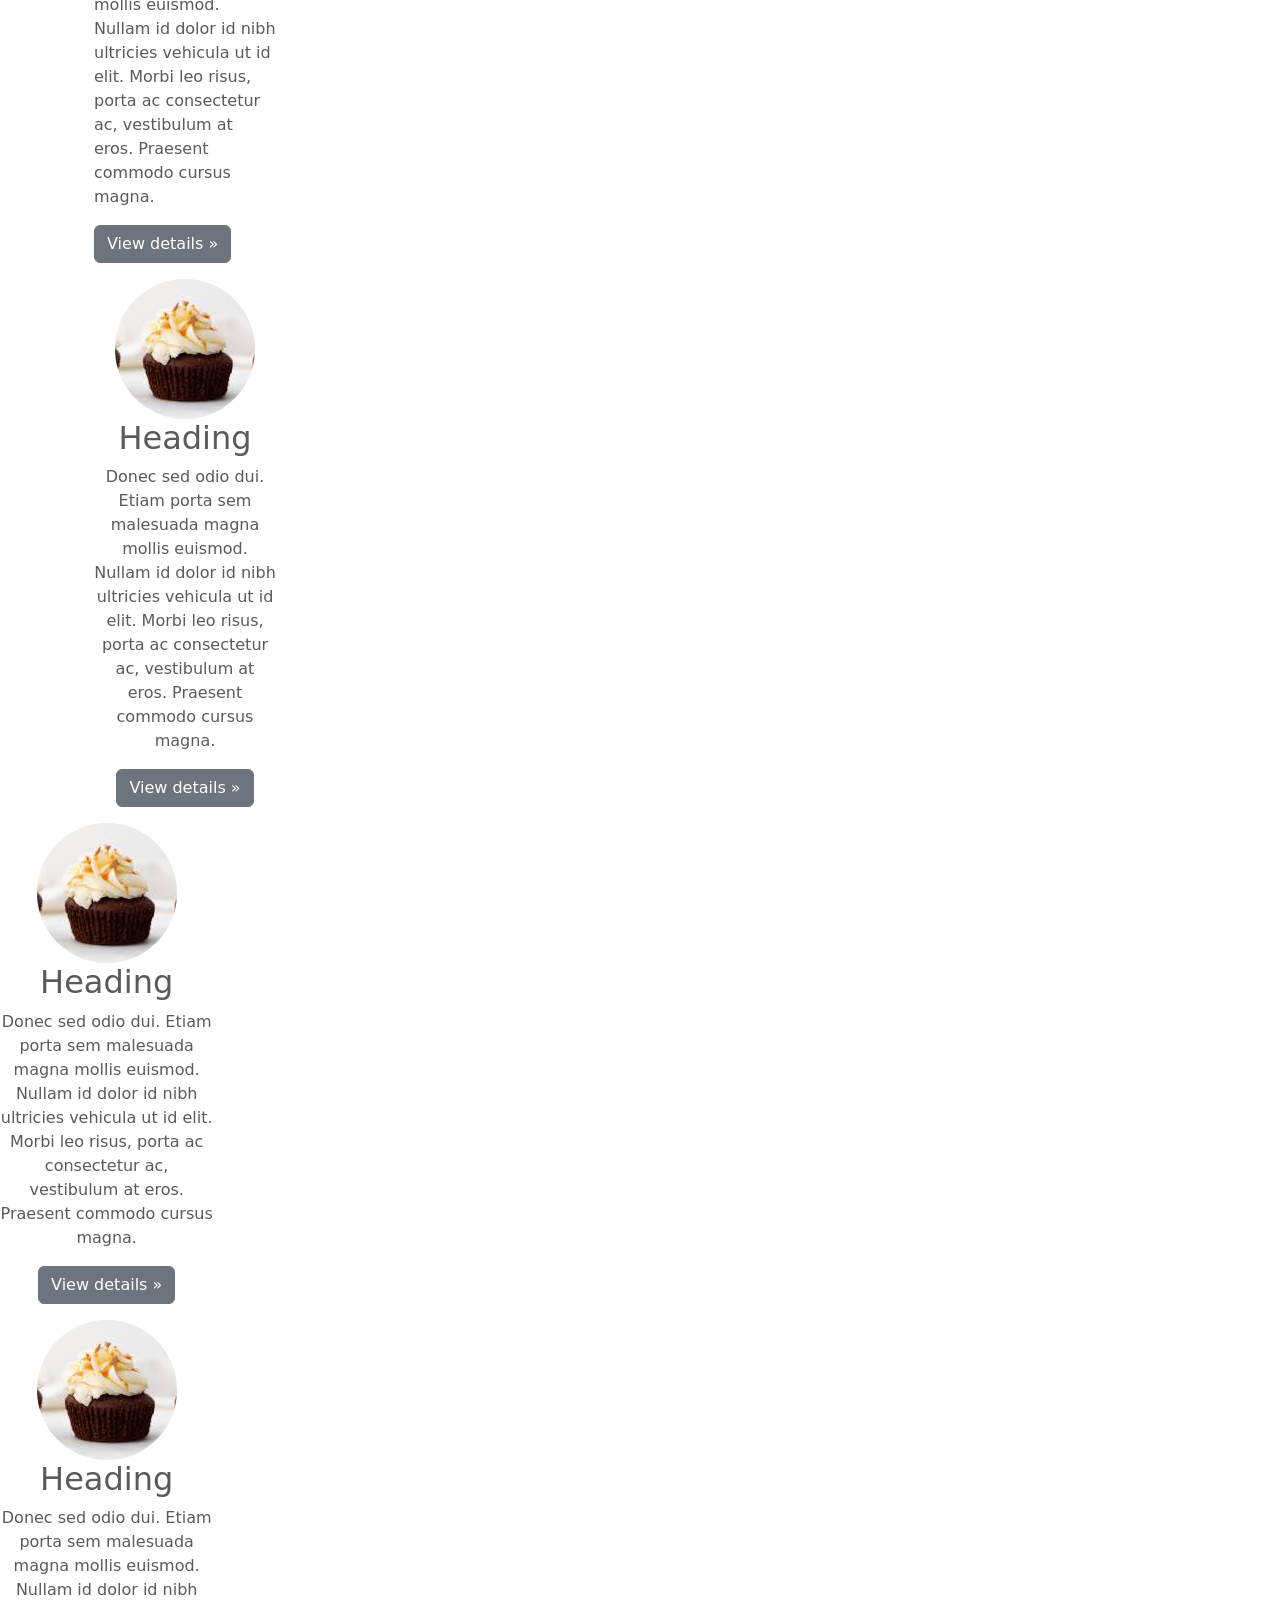
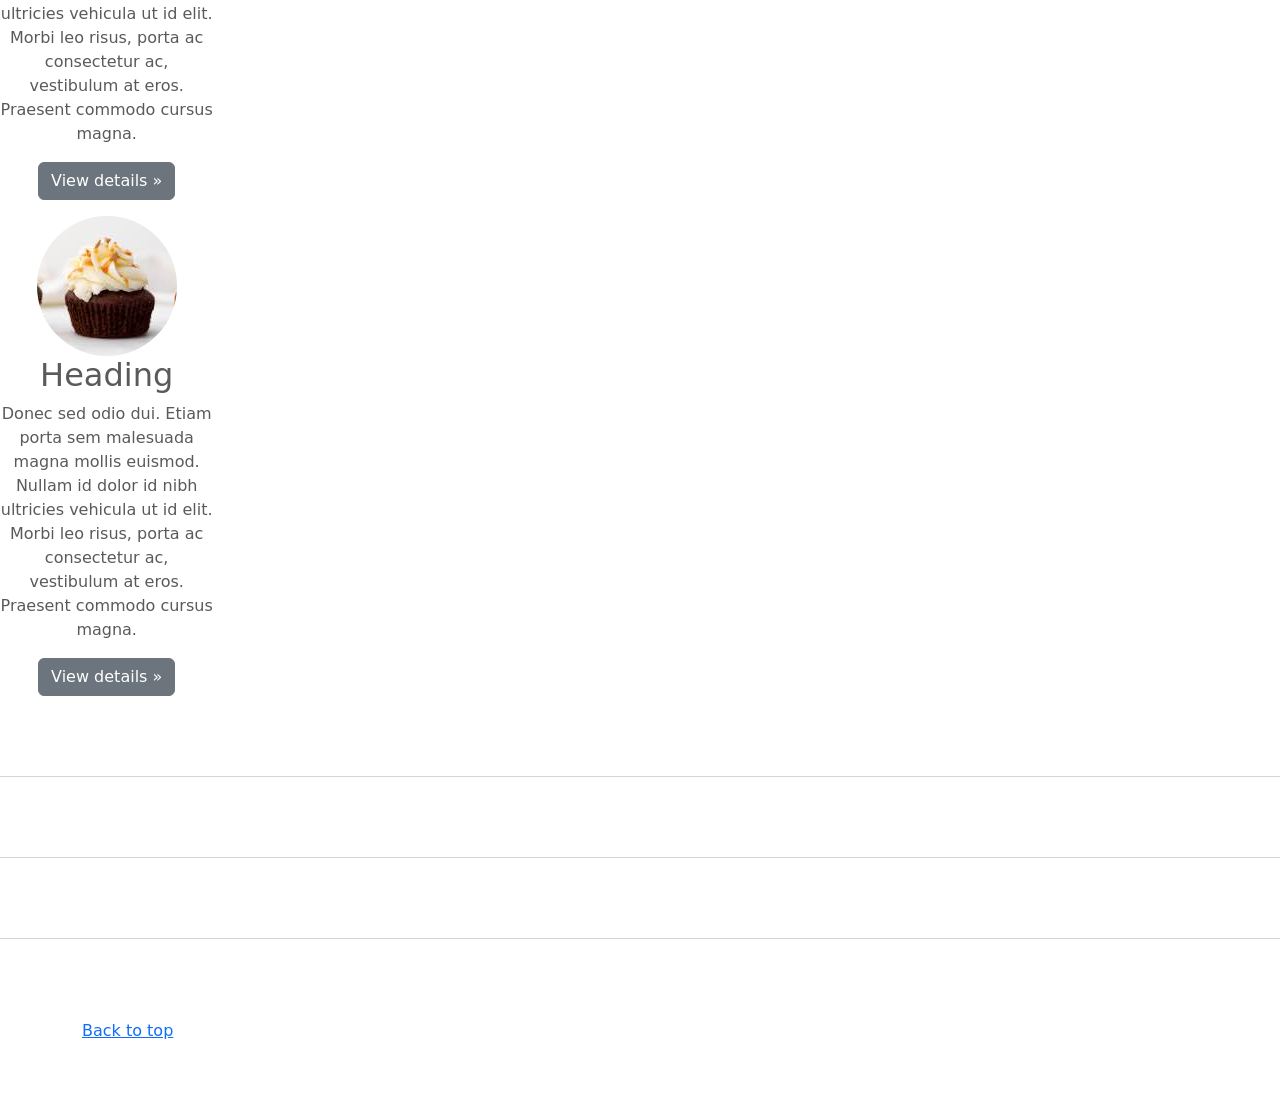
<file: code_for_boostrap_practice_culumn/code_for_bootstrap_practice/index_for_student.html>
<!doctype html>
<html lang="en">
  <head>
    <meta charset="utf-8">
    <meta name="viewport" content="width=device-width, initial-scale=1">
    <meta name="description" content="">
    <meta name="author" content="Mark Otto, Jacob Thornton, and Bootstrap contributors">
    <meta name="generator" content="Hugo 0.79.0">
    <title>Carousel Template · Bootstrap v5.0</title>
    <link rel="canonical" href="https://getbootstrap.com/docs/5.0/examples/carousel/">
    <!-- ************************************************ bootstrap.min.cssの読み込み -->
    <link href="https://cdn.jsdelivr.net/npm/bootstrap@5.0.0-beta1/dist/css/bootstrap.min.css" rel="stylesheet" integrity="sha384-giJF6kkoqNQ00vy+HMDP7azOuL0xtbfIcaT9wjKHr8RbDVddVHyTfAAsrekwKmP1" crossorigin="anonymous">
    <!-- ************************************************ carousel.cssの読み込み -->
    <link href="carousel.css" rel="stylesheet">
    <!-- ************************************************ bootstrap.bundle.min.jsの読み込み -->
    <script src="https://cdn.jsdelivr.net/npm/bootstrap@5.0.0-beta1/dist/js/bootstrap.bundle.min.js" integrity="sha384-ygbV9kiqUc6oa4msXn9868pTtWMgiQaeYH7/t7LECLbyPA2x65Kgf80OJFdroafW" crossorigin="anonymous" defer></script>
  </head>
  <body>
    <main>
      <!-- ************************************************ カールセル開始 -->
      <!-- <div id="myCarousel" class="carousel slide" data-bs-ride="carousel"> -->
      <div id="myCarousel" class="carousel slide" data-bs-ride="carousel">
        <!-- <div class="carousel-inner"> -->
        <div class="carousel-inner">
          <!-- <div class="carousel-item active"> -->
          <div class="carousel-item active">
            <img src="img/top_1.jpg" alt="サンプル画像1">
            <div class="container">
              <!-- <div class="carousel-caption"> -->
              <div class="carousel-caption">
                <h1>Example headline.</h1>
                <p>Cras justo odio, dapibus ac facilisis in, egestas eget quam. Donec id elit non mi porta gravida at eget
                  metus. Nullam id dolor id nibh ultricies vehicula ut id elit.</p>
                <!-- <p><a class="btn btn-lg btn-primary" href="#" role="button">Sign up today</a></p> -->
                <p><a class="btn btn-lg btn-primary" href="#" role="button">Sign up today</a></p>
              </div>
            </div>
          </div>
        </div>
      </div>
      <!-- *カールセル終了 -->
       <div class="container">

     <style>
        
        .button-test {
          /* パディング(余白)上下方向10px 左右方向30px */
          padding: 10px 30px;
          /* ボタンの幅 300px */
          width: 300px;
          /* 背景色 青 */
          background-color: blue;
          /* フォント色 白 */
          color: white;
          /* テキスト中央揃え */
         text-align: center;
         /* フォントを太く */
         font-weight: bold;
         /* ボタンの角を丸める */
         border-radius: 5px;
         /* 上下左右方向の余白外側30px */
         margin: 30px;
         /* ボタンの影 */
         box-shadow: 0 0 20px 0 rgba(0, 0, 0, 30%);
         }
       
     </style>

     <!-- buttonテスト -->
     <button　class="btn btn-secondary　btn-lg　shadow">ここを押す</button>
    <div class="button-test">ここを押す</div>   
     <a href=""class="btn btn-info　btn-sm shadow">ここを押す</a>




<div class="container">
   <div class="row">
     <div class="col-md-2 col-6 bg-primary">
       1/3のカラム
     </div>
     <div class="col-md-2 col-6 bg-secondary">
       1/3のカラム
     </div>
     <div class="col-md-2 col-6 bg-success">
       1/3のカラム
     </div>
   </div>
 </div>

<!-- <div class="container marketing"> -->


    <div class="container">
      <!-- <div class="container marketing"> -->
      <div class="row">
        <!-- <div class="row"> -->
   <!-- <div class="col-lg-4"> -->
          <div class="col-md-2 col-6 text-center ">
             <!-- start col-lg-4 -->
            <img src="img/cake.jpg" class="rounded-circle" alt="サンプル画像2">
            <h2>Heading</h2>
            <p>Donec sed odio dui. Etiam porta sem malesuada magna mollis euismod. Nullam id dolor id nibh ultricies
              vehicula ut id elit. Morbi leo risus, porta ac consectetur ac, vestibulum at eros. Praesent commodo cursus
              magna.</p>
            <!-- <p><a class="btn btn-secondary" href="#" role="button">View details &raquo;</a></p> -->
            <p><a class="btn btn-secondary" href="#" role="button">View details &raquo;</a></p>
          </div>
        </div>

         <div class="col-md-2 col-6　text-center">
     <!-- start col-lg-4 -->
     <img src="img/cake.jpg" class="rounded-circle" alt="サンプル画像2">
     <h2>Heading</h2>
     <p>
       Donec sed odio dui. Etiam porta sem malesuada magna mollis
       euismod. Nullam id dolor id nibh ultricies vehicula ut id elit.
       Morbi leo risus, porta ac consectetur ac, vestibulum at eros.
       Praesent commodo cursus magna.
     </p>
     <p><a class="btn btn-secondary" href="#" role="button">View details &raquo;</a></p>
   </div>
   <div class="col-md-2 col-6 text-center">
     <!-- start col-lg-4 -->
     <img src="img/cake.jpg" class="rounded-circle" alt="サンプル画像2">
     <h2>Heading</h2>
     <p>
       Donec sed odio dui. Etiam porta sem malesuada magna mollis
       euismod. Nullam id dolor id nibh ultricies vehicula ut id elit.
       Morbi leo risus, porta ac consectetur ac, vestibulum at eros.
       Praesent commodo cursus magna.
     </p>
     <p><a class="btn btn-secondary" href="#" role="button">View details &raquo;</a></p>
   </div>
  </div>
</div>
  <div class="col-md-2 col-6 text-center">
     <!-- start col-lg-4 -->
     <img src="img/cake.jpg" class="rounded-circle" alt="サンプル画像2">
     <h2>Heading</h2>
     <p>
       Donec sed odio dui. Etiam porta sem malesuada magna mollis
       euismod. Nullam id dolor id nibh ultricies vehicula ut id elit.
       Morbi leo risus, porta ac consectetur ac, vestibulum at eros.
       Praesent commodo cursus magna.
     </p>
     <p><a class="btn btn-secondary" href="#" role="button">View details &raquo;</a></p>
   </div>
  </div>
</div>
  <div class="col-md-2 col-6 text-center">
     <!-- start col-lg-4 -->
     <img src="img/cake.jpg" class="rounded-circle" alt="サンプル画像2">
     <h2>Heading</h2>
     <p>
       Donec sed odio dui. Etiam porta sem malesuada magna mollis
       euismod. Nullam id dolor id nibh ultricies vehicula ut id elit.
       Morbi leo risus, porta ac consectetur ac, vestibulum at eros.
       Praesent commodo cursus magna.
     </p>
     <p><a class="btn btn-secondary" href="#" role="button">View details &raquo;</a></p>
   </div>
  </div>
</div>
  <div class="col-md-2 col-6 text-center">
     <!-- start col-lg-4 -->
     <img src="img/cake.jpg" class="rounded-circle" alt="サンプル画像2">
     <h2>Heading</h2>
     <p>
       Donec sed odio dui. Etiam porta sem malesuada magna mollis
       euismod. Nullam id dolor id nibh ultricies vehicula ut id elit.
       Morbi leo risus, porta ac consectetur ac, vestibulum at eros.
       Praesent commodo cursus magna.
     </p>
     <p><a class="btn btn-secondary" href="#" role="button">View details &raquo;</a></p>
   </div>
  </div>
</div>

        <hr class="featurette-divider">
        <!-- ここにもう一つ左右を反転させたものを作ります。 -->
        <hr class="featurette-divider">
        <!-- ここにもう一つ左右を反転させたものを作ります。 -->
        <hr class="featurette-divider">
        <footer class="container">
          <!-- <p class="float-end"><a href="#">Back to top</a></p> -->
          <p class=""><a href="#">Back to top</a></p>
        </footer>
      </div>
    </main>
  </body>

</html>
</file>
<file: kadai_015/stylesheet/style.css>
/* ----------------------------------------------- 共通 */
html,
body {
  overflow-x: hidden;
}

body {
  color: #000000;
  font-family: 'Noto Sans JP', sans-serif;
  padding-bottom: 0;

}

p {
  line-height: 2.0em;
  font-weight: 100;
  font-style: normal;
  font-size: 14px;

}

.section_title {
   /* フォントサイズ36px */
   font-size: 36px;
 
   /* フォントの太さ600 標準は400です */
   font-weight: 600;
 }
.section_title::after {
 
   /* 疑似要素はデフォルトでインライン要素のためブロック要素に変更 */
   display: block;
 
   /* サブタイトル文字の大きさや余白を設定 */
   font-size: 14px;
   font-weight: 400;
   padding: 16px 0 16px;
 
   /* 下線の幅を100pに設定 */
   width: 100px;
 
   /* 下線を直線・1px・黒色に設定 */
   border-bottom: solid 1px #000000;
 }

/* ----------------------------------------------- ナビゲーションバー */
.navbar_brand_logo {

  /* サイズを32pxの正方形へ変更 */
  width: 32px;
  height: 32px;

  /* imgはインライン要素なのでインラインブロックに設定 */
  display: inline-block;

  /* "SAMURAI KITCHEN" 文字との空白を15pxに設定 */
  margin-right: 15px;

}
.my_navbar_brand,
.my_nav_link {

  /* フォントサイズを16pxに設定 */
  font-size: 16px;

  /* フォントをserif体に設定 */
  font-family: 'Lora', serif;

  /* フォント色を黒色に設定 */
  color: #000000 !important;

}

/* Bootstrapのボタンに初期設定されている周囲のborder（枠線）を消す */
.navber-toggler{
padding: 0 !important
border:none;}
/* Bootstrapのボタンに初期設定されている周囲のborder（枠線）を消す */
.navbar-togglar {
  padding: 0 !important;
  border: none;
}

/* ハンバーガーボタンがチェック状態である（押されている）とき、閉じるボタン（×）を表示する */
#hamburger_btn_check:checked~.hamburger_btn .btn_close {
  display: block;
}

/* ハンバーガーボタンがチェック状態である（押されている）とき、ハンバーガーボタンを表示しない */
#hamburger_btn_check:checked~.hamburger_btn .btn_open {
  display: none;
}

/* 最初に表示した時は、閉じるボタン（×）は表示しない */
.btn_close {
  display: none;
}

/* ハンバーガーボタンが押されているかを判断するためのチェックボックスは隠す */
#hamburger_btn_check {
  display: none;
}
/* ----------------------------------------------- カル-セル */
.my_carousel_caption {
  
  /* フォントサイズ52px */
  font-size: 52px;

  /* 上下に余白追加 */
  padding-top: 1.25rem;
  padding-bottom: 1.25rem;

  /* フォント色は白色 */
  color: #fff;

  /* テキスト中央揃え */
  text-align: center;
  font-family: 'Lora', serif;
  line-height: 1.5em;
}

/* 疑似要素*/
.my_carousel_caption::before {
  content: url(../img/logoSymbol_White.png);
  display: block;
}
@media screen and (max-width:375px) {
  .my_carousel_caption { font-size: 27px;
  }
}
/* carousel-itemの高さを32remに指定 */
.carousel-item {
  height: 32rem;
}

/*carousel-item直下の子要素imgタグに設定 */
.carousel-item>img {

  /* 絶対位置を指定 */
  position: absolute;
  top: 0;
  left: 0;
  min-width: 100%;

  /* 高さはcarousel-itemに揃える */
  height: 32rem;
}
  

/* ----------------------------------------------- アバウト */
.about::after {
   content: "私たちについて";
 }

.about_us_bg {
   background-color: #FFE6A5;
 }



/* ----------------------------------------------- ギャラリー */

.gallery::after {
  content: "ギャラリー";
  margin: 0 auto 0;
}



/* ----------------------------------------------- メニュー */

.menu::after {
  content: "メニュー";
  margin: 0 auto 0;
}
.menu_title {
  font-size: 18px;
  font-weight: 600;
  font-style: normal;
}

.menu_price {
  font-size: 20px;
  font-weight: 400;
  font-family: 'Lora', serif;
}

/* ----------------------------------------------- レビュー */
.review_wrapper {
  background-image: url(../img/background-reviews.jpg);
  background-repeat: no-repeat;
  background-size: cover;
}

.review::after {
  content: "お客様の声";
  margin: 0 auto 0;
  border-bottom: solid 1px #FFFFFF;
}

.h_420 {
  height: 420px;
  position: relative;
}

.reviewer_img {
  width: 48px;
  height: 48px;
  border-radius: 50%;
  margin-right: 16px;
}

.star_img {
  width: 25px;
  height: 25px;
}

.fix_bottom {
  position: absolute;
  width: 80px;
  height: 44px;
  left: 24px;
  bottom: 24px;
}

/*----------------------------------------------chef--*/
 .chef::after {
  content: "シェフ";
}

.chef_section {
  background-color:  #fdf5e6;
}

/* ----------------------------------------------- アクセス */

.access::after {
  content: "アクセス";
  margin: 0 auto 0;
}


/* ----------------------------------------------- フッター */
#footer {
  background-color: #FAFAFA;
}

.copy_right {
  font-size: 14px;
  position: absolute;
  bottom: 1rem;
  left: 12px;
  display: flex;
}

.copy_right>p {
  margin-right: 5rem;
  margin-bottom: 0;
}

.copy_right>img.sns_img {
  height: 24px;
  width: 24px;
  margin-right: 10px;
  margin-top: 0;
}

.restaurant_info p {
  font-weight: 400;
  line-height: 1.5;
  font-size: 16px;
}

.restaurant_info img {
  width: 20px;
  height: 20px;
  margin-right: 10px;
  line-height: 1.5;
  margin-top: auto;
}

.footer_brand_logo {
  width: 64px;
  height: 64px;
  display: inline-block;
  margin-right: 15px;
}

.footer_text {
  font-size: 24px;
  font-family: 'Lora', serif;
}

@media screen and (max-width: 991px) {
  .footer_text,
  .copy_right {
    margin-top: 2rem;
    text-align: center;
    position: relative;
  }

  .copy_right>p,img {
    margin-right: 1rem;
    font-size: 14px;
    margin: 0;
    line-height: 35px;
  }
}
</file>
<file: kadai_mdn_css/style.css>
div{transform:rotate(20deg)}
</file>
<file: code_for_boostrap_practice_culumn/code_for_bootstrap_practice/carousel.css>
/* ----------------------------------------------- 全体の文字色修正と下部の余白の調整 */
body {
  /* padding-top: 3rem; */
  padding-bottom: 3rem;
  color: #5a5a5a;
}

/* ----------------------------------------------- カルーセルのカスタマイズ */
.carousel {
  margin-bottom: 4rem;
}

.carousel-caption {
  bottom: 3rem;
  z-index: 10;
}

.carousel-item {
  height: 32rem;
}

.carousel-item > img {
  position: absolute;
  top: 0;
  left: 0;
  min-width: 100%;
  height: 32rem;
}

/* ----------------------------------------------- マーケティングコンテンツ */
.marketing .col-lg-4 {
  margin-bottom: 1.5rem;
  text-align: center;
}

.marketing h2 {
  font-weight: 400;
}

/* rtl:begin:ignore */
.marketing .col-lg-4 p {
  margin-right: .75rem;
  margin-left: .75rem;
}

/* rtl:end:ignore */

/* ----------------------------------------------- フィーチャーレット */
.featurette-divider {
  margin: 5rem 0;
  /* Space out the Bootstrap <hr> more */
}

.featurette-heading {
  font-weight: 300;
  line-height: 1;
  /* rtl:remove */
  letter-spacing: -.05rem;
}

/* ----------------------------------------------- レスポンシブデザイン */
@media (min-width: 40em) {
  .carousel-caption p {
    margin-bottom: 1.25rem;
    font-size: 1.25rem;
    line-height: 1.4;
  }

  .featurette-heading {
    font-size: 50px;
  }
}

@media (min-width: 62em) {
  .featurette-heading {
    margin-top: 7rem;
  }
}
</file>
